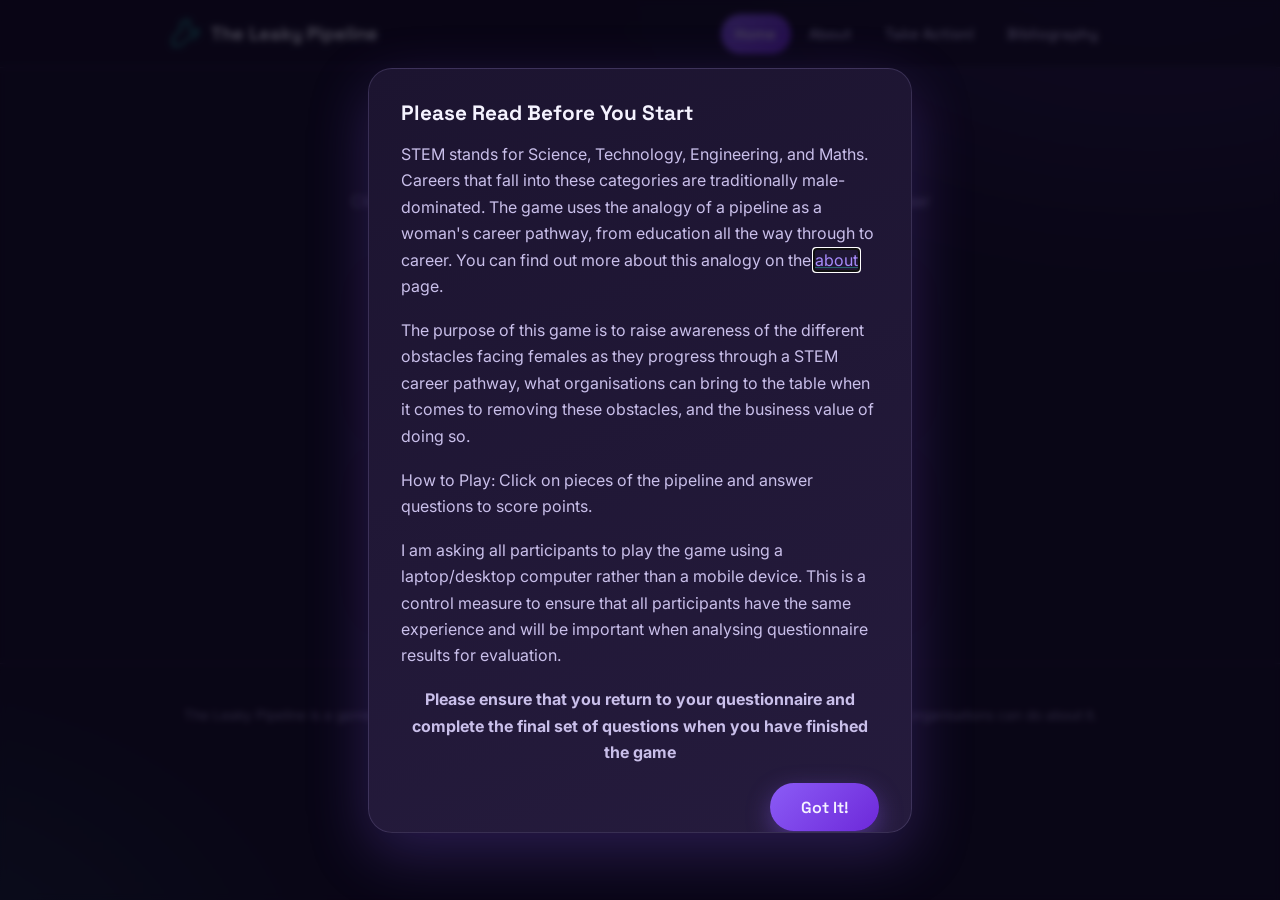
<file: index.html>
<!doctype html>
<html lang="en">
<head>
	<meta charset="utf-8" />
	<meta name="viewport" content="width=device-width, initial-scale=1" />
	<title>The Leaky Pipeline</title>
	<link rel="preconnect" href="https://fonts.googleapis.com">
	<link href="https://fonts.googleapis.com/css2?family=Space+Grotesk:wght@500;600;700&family=Inter:wght@400;500;600&display=swap" rel="stylesheet">
	<link rel="stylesheet" href="CSS/style.css" />
</head>
<body>

<svg width="0" height="0" style="position:absolute" aria-hidden="true">
	<defs>
		<linearGradient id="lp-rim-fill" x1="0" y1="0" x2="0" y2="1">
			<stop offset="0" stop-color="#3B2E57" />
			<stop offset="1" stop-color="#241A3A" />
		</linearGradient>
		<linearGradient id="lp-idle-fill" x1="0" y1="0" x2="1" y2="1">
			<stop offset="0" stop-color="#4C3F6B" />
			<stop offset="1" stop-color="#2D2347" />
		</linearGradient>
		<linearGradient id="lp-fixed-fill" x1="0" y1="0" x2="1" y2="1">
			<stop offset="0" stop-color="#2DD4BF" />
			<stop offset="1" stop-color="#0F9C8D" />
		</linearGradient>
		<linearGradient id="lp-tube-shade" x1="0" y1="0" x2="0" y2="1">
			<stop offset="0" stop-color="#FFFFFF" stop-opacity="0.10" />
			<stop offset="0.35" stop-color="#FFFFFF" stop-opacity="0" />
			<stop offset="0.65" stop-color="#000000" stop-opacity="0" />
			<stop offset="1" stop-color="#000000" stop-opacity="0.18" />
		</linearGradient>
		<clipPath id="lp-tube-clip">
			<rect x="26" y="18" width="148" height="84" rx="16" />
		</clipPath>
	</defs>
</svg>

<header class="lp-header">
	<div class="lp-header__inner">
		<a class="lp-brand" href="index.html">
			<svg class="lp-brand__mark" viewBox="0 0 48 48" fill="none" stroke="url(#lp-fixed-fill)" stroke-width="2.5" stroke-linecap="round" stroke-linejoin="round" aria-hidden="true" focusable="false">
				<path d="M31 6a9 9 0 0 0-12 12L7 30v11h11L30 29a9 9 0 0 0 12-12l-6.5 6.5-5-5Z" />
			</svg>
			The Leaky Pipeline
		</a>
		<button class="lp-nav__toggle" aria-label="Toggle navigation" aria-expanded="false">&#9776;</button>
		<nav class="lp-nav" id="lp-nav" aria-label="Primary">
			<ul class="lp-nav__list">
				<li><a href="index.html" class="active">Home</a></li>
				<li><a href="About.html">About</a></li>
				<li><a href="Actions.html">Take Action!</a></li>
				<li><a href="Bib.html">Bibliography</a></li>
			</ul>
		</nav>
	</div>
</header>

<main id="lp-main">
	<div class="lp-page-title lp-container">
		<h1>The Leaky Pipeline</h1>
		<p>Click each section of pipe to explore a scenario from a woman's STEM career journey, and choose how an organisation could respond.</p>
	</div>

	<div class="lp-pipe-grid" id="lp-pipe-grid">
		<button type="button" class="lp-pipe" data-row="0" data-col="0" aria-label="Pipe section 1, school years">
			<span class="lp-pipe__stage">1</span>
			<span class="lp-pipe__label">School</span>
			<svg class="lp-pipe__svg" viewBox="0 0 200 132" aria-hidden="true" focusable="false">
				<rect x="0" y="6" width="34" height="108" rx="10" fill="url(#lp-rim-fill)" />
				<rect x="166" y="6" width="34" height="108" rx="10" fill="url(#lp-rim-fill)" />
				<g clip-path="url(#lp-tube-clip)">
					<rect class="lp-pipe__liquid" x="26" y="18" width="148" height="84" fill="url(#lp-idle-fill)" />
					<rect class="lp-pipe__flow" x="26" y="18" width="50" height="84" fill="rgba(255,255,255,0.22)" />
					<rect class="lp-pipe__shade" x="26" y="18" width="148" height="84" fill="url(#lp-tube-shade)" />
					<path class="lp-pipe__crack" d="M100 26 90 50 108 58 88 82 100 100" fill="none" stroke="#3A1420" stroke-width="3.5" stroke-linecap="round" stroke-linejoin="round" />
					<path class="lp-pipe__hint" d="M60 50 63 58 71 61 63 64 60 72 57 64 49 61 57 58Z" fill="#C9BFEA" />
					<path class="lp-pipe__hint" d="M140 44 142 50 148 52 142 54 140 60 138 54 132 52 138 50Z" fill="#C9BFEA" />
					<path class="lp-pipe__hint" d="M120 74 122 80 128 82 122 84 120 90 118 84 112 82 118 80Z" fill="#C9BFEA" />
					<path class="lp-pipe__spark" d="M70 30 73 38 81 41 73 44 70 52 67 44 59 41 67 38Z" fill="#FDE68A" />
					<path class="lp-pipe__spark" d="M130 26 132 32 138 34 132 36 130 42 128 36 122 34 128 32Z" fill="#FDE68A" />
					<path class="lp-pipe__spark" d="M110 62 112 68 118 70 112 72 110 78 108 72 102 70 108 68Z" fill="#FDE68A" />
				</g>
			</svg>
		</button>

		<div class="lp-joint lp-joint--top" id="lp-joint-top" aria-hidden="true"></div>

		<button type="button" class="lp-pipe" data-row="0" data-col="1" aria-label="Pipe section 2, university">
			<span class="lp-pipe__stage">2</span>
			<span class="lp-pipe__label">University</span>
			<svg class="lp-pipe__svg" viewBox="0 0 200 132" aria-hidden="true" focusable="false">
				<rect x="0" y="6" width="34" height="108" rx="10" fill="url(#lp-rim-fill)" />
				<rect x="166" y="6" width="34" height="108" rx="10" fill="url(#lp-rim-fill)" />
				<g clip-path="url(#lp-tube-clip)">
					<rect class="lp-pipe__liquid" x="26" y="18" width="148" height="84" fill="url(#lp-idle-fill)" />
					<rect class="lp-pipe__flow" x="26" y="18" width="50" height="84" fill="rgba(255,255,255,0.22)" />
					<rect class="lp-pipe__shade" x="26" y="18" width="148" height="84" fill="url(#lp-tube-shade)" />
					<path class="lp-pipe__crack" d="M100 26 90 50 108 58 88 82 100 100" fill="none" stroke="#3A1420" stroke-width="3.5" stroke-linecap="round" stroke-linejoin="round" />
					<path class="lp-pipe__hint" d="M60 50 63 58 71 61 63 64 60 72 57 64 49 61 57 58Z" fill="#C9BFEA" />
					<path class="lp-pipe__hint" d="M140 44 142 50 148 52 142 54 140 60 138 54 132 52 138 50Z" fill="#C9BFEA" />
					<path class="lp-pipe__hint" d="M120 74 122 80 128 82 122 84 120 90 118 84 112 82 118 80Z" fill="#C9BFEA" />
					<path class="lp-pipe__spark" d="M70 30 73 38 81 41 73 44 70 52 67 44 59 41 67 38Z" fill="#FDE68A" />
					<path class="lp-pipe__spark" d="M130 26 132 32 138 34 132 36 130 42 128 36 122 34 128 32Z" fill="#FDE68A" />
					<path class="lp-pipe__spark" d="M110 62 112 68 118 70 112 72 110 78 108 72 102 70 108 68Z" fill="#FDE68A" />
				</g>
			</svg>
		</button>

		<div class="lp-joint lp-joint--right" id="lp-joint-right" aria-hidden="true"></div>

		<button type="button" class="lp-pipe" data-row="1" data-col="1" aria-label="Pipe section 3, early career">
			<span class="lp-pipe__stage">3</span>
			<span class="lp-pipe__label">Career</span>
			<svg class="lp-pipe__svg" viewBox="0 0 200 132" aria-hidden="true" focusable="false">
				<rect x="0" y="6" width="34" height="108" rx="10" fill="url(#lp-rim-fill)" />
				<rect x="166" y="6" width="34" height="108" rx="10" fill="url(#lp-rim-fill)" />
				<g clip-path="url(#lp-tube-clip)">
					<rect class="lp-pipe__liquid" x="26" y="18" width="148" height="84" fill="url(#lp-idle-fill)" />
					<rect class="lp-pipe__flow" x="26" y="18" width="50" height="84" fill="rgba(255,255,255,0.22)" />
					<rect class="lp-pipe__shade" x="26" y="18" width="148" height="84" fill="url(#lp-tube-shade)" />
					<path class="lp-pipe__crack" d="M100 26 90 50 108 58 88 82 100 100" fill="none" stroke="#3A1420" stroke-width="3.5" stroke-linecap="round" stroke-linejoin="round" />
					<path class="lp-pipe__hint" d="M60 50 63 58 71 61 63 64 60 72 57 64 49 61 57 58Z" fill="#C9BFEA" />
					<path class="lp-pipe__hint" d="M140 44 142 50 148 52 142 54 140 60 138 54 132 52 138 50Z" fill="#C9BFEA" />
					<path class="lp-pipe__hint" d="M120 74 122 80 128 82 122 84 120 90 118 84 112 82 118 80Z" fill="#C9BFEA" />
					<path class="lp-pipe__spark" d="M70 30 73 38 81 41 73 44 70 52 67 44 59 41 67 38Z" fill="#FDE68A" />
					<path class="lp-pipe__spark" d="M130 26 132 32 138 34 132 36 130 42 128 36 122 34 128 32Z" fill="#FDE68A" />
					<path class="lp-pipe__spark" d="M110 62 112 68 118 70 112 72 110 78 108 72 102 70 108 68Z" fill="#FDE68A" />
				</g>
			</svg>
		</button>

		<div class="lp-joint lp-joint--bottom" id="lp-joint-bottom" aria-hidden="true"></div>

		<button type="button" class="lp-pipe" data-row="1" data-col="0" aria-label="Pipe section 4, workplace">
			<span class="lp-pipe__stage">4</span>
			<span class="lp-pipe__label">Workplace</span>
			<svg class="lp-pipe__svg" viewBox="0 0 200 132" aria-hidden="true" focusable="false">
				<rect x="0" y="6" width="34" height="108" rx="10" fill="url(#lp-rim-fill)" />
				<rect x="166" y="6" width="34" height="108" rx="10" fill="url(#lp-rim-fill)" />
				<g clip-path="url(#lp-tube-clip)">
					<rect class="lp-pipe__liquid" x="26" y="18" width="148" height="84" fill="url(#lp-idle-fill)" />
					<rect class="lp-pipe__flow" x="26" y="18" width="50" height="84" fill="rgba(255,255,255,0.22)" />
					<rect class="lp-pipe__shade" x="26" y="18" width="148" height="84" fill="url(#lp-tube-shade)" />
					<path class="lp-pipe__crack" d="M100 26 90 50 108 58 88 82 100 100" fill="none" stroke="#3A1420" stroke-width="3.5" stroke-linecap="round" stroke-linejoin="round" />
					<path class="lp-pipe__hint" d="M60 50 63 58 71 61 63 64 60 72 57 64 49 61 57 58Z" fill="#C9BFEA" />
					<path class="lp-pipe__hint" d="M140 44 142 50 148 52 142 54 140 60 138 54 132 52 138 50Z" fill="#C9BFEA" />
					<path class="lp-pipe__hint" d="M120 74 122 80 128 82 122 84 120 90 118 84 112 82 118 80Z" fill="#C9BFEA" />
					<path class="lp-pipe__spark" d="M70 30 73 38 81 41 73 44 70 52 67 44 59 41 67 38Z" fill="#FDE68A" />
					<path class="lp-pipe__spark" d="M130 26 132 32 138 34 132 36 130 42 128 36 122 34 128 32Z" fill="#FDE68A" />
					<path class="lp-pipe__spark" d="M110 62 112 68 118 70 112 72 110 78 108 72 102 70 108 68Z" fill="#FDE68A" />
				</g>
			</svg>
		</button>
	</div>
</main>

<dialog class="lp-dialog" id="lp-welcome-dialog" aria-labelledby="lp-welcome-title">
	<h3 id="lp-welcome-title">Please Read Before You Start</h3>
	<p>STEM stands for Science, Technology, Engineering, and Maths. Careers that fall into these categories are traditionally male-dominated. The game uses the analogy of a pipeline as a woman's career pathway, from education all the way through to career. You can find out more about this analogy on the <a href="About.html" target="_blank">about</a> page.</p>
	<p>The purpose of this game is to raise awareness of the different obstacles facing females as they progress through a STEM career pathway, what organisations can bring to the table when it comes to removing these obstacles, and the business value of doing so.</p>
	<p>How to Play: Click on pieces of the pipeline and answer questions to score points.</p>
	<p>I am asking all participants to play the game using a laptop/desktop computer rather than a mobile device. This is a control measure to ensure that all participants have the same experience and will be important when analysing questionnaire results for evaluation.</p>
	<p style="text-align: center"><b>Please ensure that you return to your questionnaire and complete the final set of questions when you have finished the game</b></p>
	<div class="lp-dialog__actions">
		<button type="button" class="lp-btn lp-btn--primary" id="lp-welcome-start">Got It!</button>
	</div>
</dialog>

<dialog class="lp-dialog" id="lp-scenario-dialog" aria-labelledby="lp-scenario-title">
	<h3 id="lp-scenario-title">Scenario</h3>
	<div class="lp-dialog__scenario">
		<div class="lp-dialog__scenario-icon" id="lp-scenario-icon"></div>
		<p id="lp-scenario-question"></p>
	</div>
	<div class="lp-choices">
		<label class="lp-choice"><input type="radio" name="lp-radchoice" id="lp-choice-1" value="1" checked><span id="lp-choice-label-1"></span></label>
		<label class="lp-choice"><input type="radio" name="lp-radchoice" id="lp-choice-2" value="2"><span id="lp-choice-label-2"></span></label>
		<label class="lp-choice"><input type="radio" name="lp-radchoice" id="lp-choice-3" value="3"><span id="lp-choice-label-3"></span></label>
	</div>
	<div class="lp-dialog__actions">
		<button type="button" class="lp-btn lp-btn--primary" id="lp-scenario-submit">Got It!</button>
	</div>
</dialog>

<dialog class="lp-dialog" id="lp-feedback-dialog" aria-label="Feedback">
	<div class="lp-feedback__answer" id="lp-feedback-answer"></div>
	<div class="lp-feedback__text" id="lp-feedback-text"></div>
	<div class="lp-dialog__actions" style="margin-top: 1.25rem">
		<button type="button" class="lp-btn lp-btn--primary" id="lp-feedback-continue">Got It!</button>
	</div>
</dialog>

<dialog class="lp-dialog" id="lp-results-dialog" aria-labelledby="lp-results-heading">
	<h3 id="lp-results-heading" style="text-align: center">Your Results</h3>

	<div class="lp-results__badge">
		<svg class="lp-badge lp-badge--0 hidden" viewBox="0 0 160 160" role="img" aria-label="Plumbing Student badge">
			<defs><linearGradient id="lp-badge-ring-0" x1="0" y1="0" x2="1" y2="1"><stop offset="0" stop-color="#8A8398" /><stop offset="1" stop-color="#5B5570" /></linearGradient></defs>
			<circle cx="80" cy="80" r="72" fill="none" stroke="url(#lp-badge-ring-0)" stroke-width="10" />
			<circle cx="80" cy="80" r="58" fill="#1C1430" />
			<path d="M80 34C68 50 54 66 54 86a26 26 0 0 0 52 0C106 66 92 50 80 34Z" fill="url(#lp-badge-ring-0)" />
			<path d="M69 89 77 97 93 77" fill="none" stroke="#100B1D" stroke-width="6" stroke-linecap="round" stroke-linejoin="round" />
		</svg>
		<svg class="lp-badge lp-badge--1 hidden" viewBox="0 0 160 160" role="img" aria-label="Apprentice Plumber badge">
			<defs><linearGradient id="lp-badge-ring-1" x1="0" y1="0" x2="1" y2="1"><stop offset="0" stop-color="#D98A4E" /><stop offset="1" stop-color="#8B4A20" /></linearGradient></defs>
			<circle cx="80" cy="80" r="72" fill="none" stroke="url(#lp-badge-ring-1)" stroke-width="10" />
			<circle cx="80" cy="80" r="58" fill="#1C1430" />
			<path d="M80 34C68 50 54 66 54 86a26 26 0 0 0 52 0C106 66 92 50 80 34Z" fill="url(#lp-badge-ring-1)" />
			<path d="M69 89 77 97 93 77" fill="none" stroke="#100B1D" stroke-width="6" stroke-linecap="round" stroke-linejoin="round" />
		</svg>
		<svg class="lp-badge lp-badge--2 hidden" viewBox="0 0 160 160" role="img" aria-label="Wrench Wrangler badge">
			<defs><linearGradient id="lp-badge-ring-2" x1="0" y1="0" x2="1" y2="1"><stop offset="0" stop-color="#E4E7EC" /><stop offset="1" stop-color="#9BA1AE" /></linearGradient></defs>
			<circle cx="80" cy="80" r="72" fill="none" stroke="url(#lp-badge-ring-2)" stroke-width="10" />
			<circle cx="80" cy="80" r="58" fill="#1C1430" />
			<path d="M80 34C68 50 54 66 54 86a26 26 0 0 0 52 0C106 66 92 50 80 34Z" fill="url(#lp-badge-ring-2)" />
			<path d="M69 89 77 97 93 77" fill="none" stroke="#100B1D" stroke-width="6" stroke-linecap="round" stroke-linejoin="round" />
		</svg>
		<svg class="lp-badge lp-badge--3 hidden" viewBox="0 0 160 160" role="img" aria-label="Pipe Warrior badge">
			<defs><linearGradient id="lp-badge-ring-3" x1="0" y1="0" x2="1" y2="1"><stop offset="0" stop-color="#FDE68A" /><stop offset="1" stop-color="#D97706" /></linearGradient></defs>
			<circle cx="80" cy="80" r="72" fill="none" stroke="url(#lp-badge-ring-3)" stroke-width="10" />
			<circle cx="80" cy="80" r="58" fill="#1C1430" />
			<path d="M80 34C68 50 54 66 54 86a26 26 0 0 0 52 0C106 66 92 50 80 34Z" fill="url(#lp-badge-ring-3)" />
			<path d="M69 89 77 97 93 77" fill="none" stroke="#100B1D" stroke-width="6" stroke-linecap="round" stroke-linejoin="round" />
		</svg>
		<svg class="lp-badge lp-badge--4 hidden" viewBox="0 0 160 160" role="img" aria-label="Plumbing Overlord badge">
			<defs><linearGradient id="lp-badge-ring-4" x1="0" y1="0" x2="1" y2="1"><stop offset="0" stop-color="#A78BFA" /><stop offset="1" stop-color="#2DD4BF" /></linearGradient></defs>
			<circle cx="80" cy="80" r="72" fill="none" stroke="url(#lp-badge-ring-4)" stroke-width="10" />
			<circle cx="80" cy="80" r="58" fill="#1C1430" />
			<path d="M80 34C68 50 54 66 54 86a26 26 0 0 0 52 0C106 66 92 50 80 34Z" fill="url(#lp-badge-ring-4)" />
			<path d="M69 89 77 97 93 77" fill="none" stroke="#100B1D" stroke-width="6" stroke-linecap="round" stroke-linejoin="round" />
		</svg>
	</div>

	<div class="lp-results__title" id="lp-results-title"></div>
	<p class="lp-results__text" id="lp-results-text"></p>

	<div class="lp-action-box">
		<div id="lp-results-action"></div>
		<p style="margin: 0.75rem 0 0">Click <a href="Actions.html">here</a> to see actions you can take</p>
	</div>

	<div class="lp-dialog__actions" style="margin-top: 1.25rem">
		<button type="button" class="lp-btn lp-btn--outline" id="lp-results-close">Close</button>
	</div>
</dialog>

<audio id="Cheer" preload="auto"><source src="Sounds/Cheer.mp3" /></audio>
<audio id="Clap" preload="auto"><source src="Sounds/Clap.mp3" /></audio>
<audio id="Splash" preload="auto"><source src="Sounds/Splash.mp3" /></audio>

<footer class="lp-footer">
	<div class="lp-container">
		<p>The Leaky Pipeline is a game raising awareness of where women fall out of the STEM career pathway, and what organisations can do about it.</p>
	</div>
</footer>

<script src="JS/Script.js"></script>
</body>
</html>
</file>
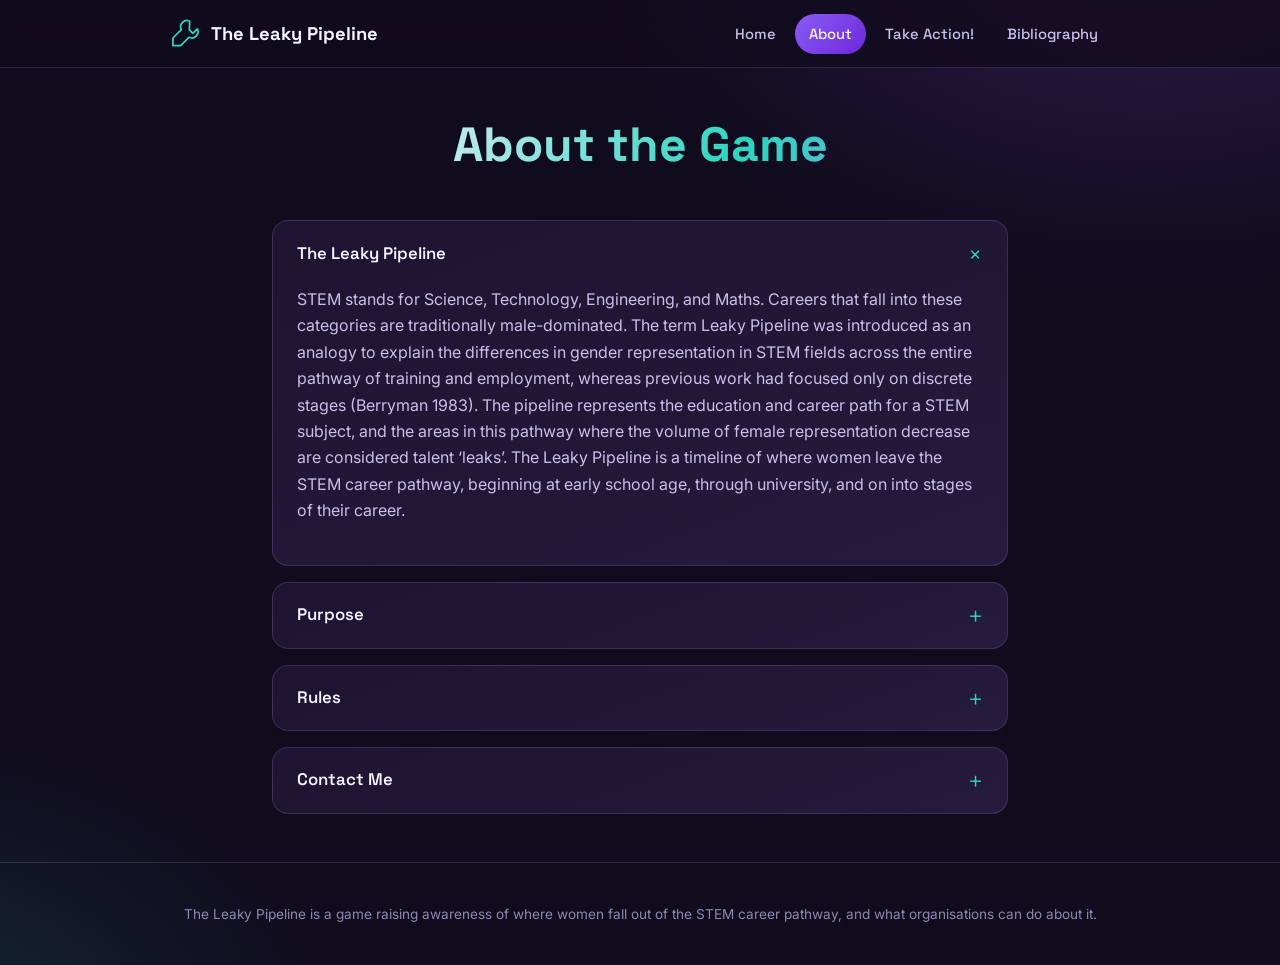
<file: About.html>
<!doctype html>
<html lang="en">
<head>
	<meta charset="utf-8" />
	<meta name="viewport" content="width=device-width, initial-scale=1" />
	<title>About — The Leaky Pipeline</title>
	<link rel="preconnect" href="https://fonts.googleapis.com">
	<link href="https://fonts.googleapis.com/css2?family=Space+Grotesk:wght@500;600;700&family=Inter:wght@400;500;600&display=swap" rel="stylesheet">
	<link rel="stylesheet" href="CSS/style.css" />
</head>
<body>

<header class="lp-header">
	<div class="lp-header__inner">
		<a class="lp-brand" href="index.html">
			<svg class="lp-brand__mark" viewBox="0 0 48 48" fill="none" stroke="#2DD4BF" stroke-width="2.5" stroke-linecap="round" stroke-linejoin="round" aria-hidden="true" focusable="false">
				<path d="M31 6a9 9 0 0 0-12 12L7 30v11h11L30 29a9 9 0 0 0 12-12l-6.5 6.5-5-5Z" />
			</svg>
			The Leaky Pipeline
		</a>
		<button class="lp-nav__toggle" aria-label="Toggle navigation" aria-expanded="false">&#9776;</button>
		<nav class="lp-nav" id="lp-nav" aria-label="Primary">
			<ul class="lp-nav__list">
				<li><a href="index.html">Home</a></li>
				<li><a href="About.html" class="active">About</a></li>
				<li><a href="Actions.html">Take Action!</a></li>
				<li><a href="Bib.html">Bibliography</a></li>
			</ul>
		</nav>
	</div>
</header>

<main>
	<div class="lp-page-title lp-container">
		<h1>About the Game</h1>
	</div>

	<div class="lp-container">
		<div class="lp-accordion">
			<details open>
				<summary>The Leaky Pipeline</summary>
				<div class="lp-accordion__body">
					<p>
						STEM stands for Science, Technology, Engineering, and Maths. Careers that fall into these categories are traditionally male-dominated. The term Leaky Pipeline was introduced as an analogy to explain the differences in gender representation in STEM fields across the entire pathway of training and employment, whereas previous work had focused only on discrete stages (Berryman 1983). The pipeline represents the education and career path for a STEM subject, and the areas in this pathway where the volume of female representation decrease are considered talent ‘leaks’.
						The Leaky Pipeline is a timeline of where women leave the STEM career pathway, beginning at early school age, through university, and on into stages of their career.
					</p>
				</div>
			</details>

			<details>
				<summary>Purpose</summary>
				<div class="lp-accordion__body">
					<p>
						The aim of this project is to produce a more effective way of raising awareness of the problem of female talent loss in STEM fields than current text-based information. This will include the options available to organisations to contribute through initiatives. The proposed solution will be more than just an educational tool, the desired outcome being to equip people with the knowledge that changes in governance and organisational policy can help to redress the balance, and encourage them to apply this knowledge within their organisation. The proposed solution will take the form of a digital game where users can explore the issues faced by females as they progress through a STEM career pathway, from school age to career, with scenarios based on evidence drawn from literature, and feedback with “calls to action” when scenarios are completed. Information about the business value of having diverse teams will be given to ensure that players understand the business case for implementing initiatives.
					</p>
				</div>
			</details>

			<details>
				<summary>Rules</summary>
				<div class="lp-accordion__body">
					<p>By clicking on pieces of the pipe, you will be asked to consider different scenarios which a woman might face on her STEM career pathway and how organisations can get involved to help.</p>
					<p>Each scenario has three choices to solve the problem, but only one of them is correct.</p>
					<p>By choosing the most effective solution you will 'fix' that piece of the pipe and gain a point.</p>
					<p>if you choose a less effective method, then you will receive a leaky pipeline piece and gain no points</p>
					<p>There are four questions, and 5 possible badges to win!</p>
				</div>
			</details>

			<details>
				<summary>Contact Me</summary>
				<div class="lp-accordion__body">
					<p>Email: 1306279@my.brunel.ac.uk</p>
					<p><a href="https://twitter.com/FormerHermit" target="_blank">Follow me on Twitter</a></p>
					<p><a href="http://uk.linkedin.com/in/jojoss" target="_blank">Connect with me on LinkedIn</a></p>
				</div>
			</details>
		</div>
	</div>
</main>

<footer class="lp-footer">
	<div class="lp-container">
		<p>The Leaky Pipeline is a game raising awareness of where women fall out of the STEM career pathway, and what organisations can do about it.</p>
	</div>
</footer>

<script src="JS/Script.js"></script>
</body>
</html>
</file>
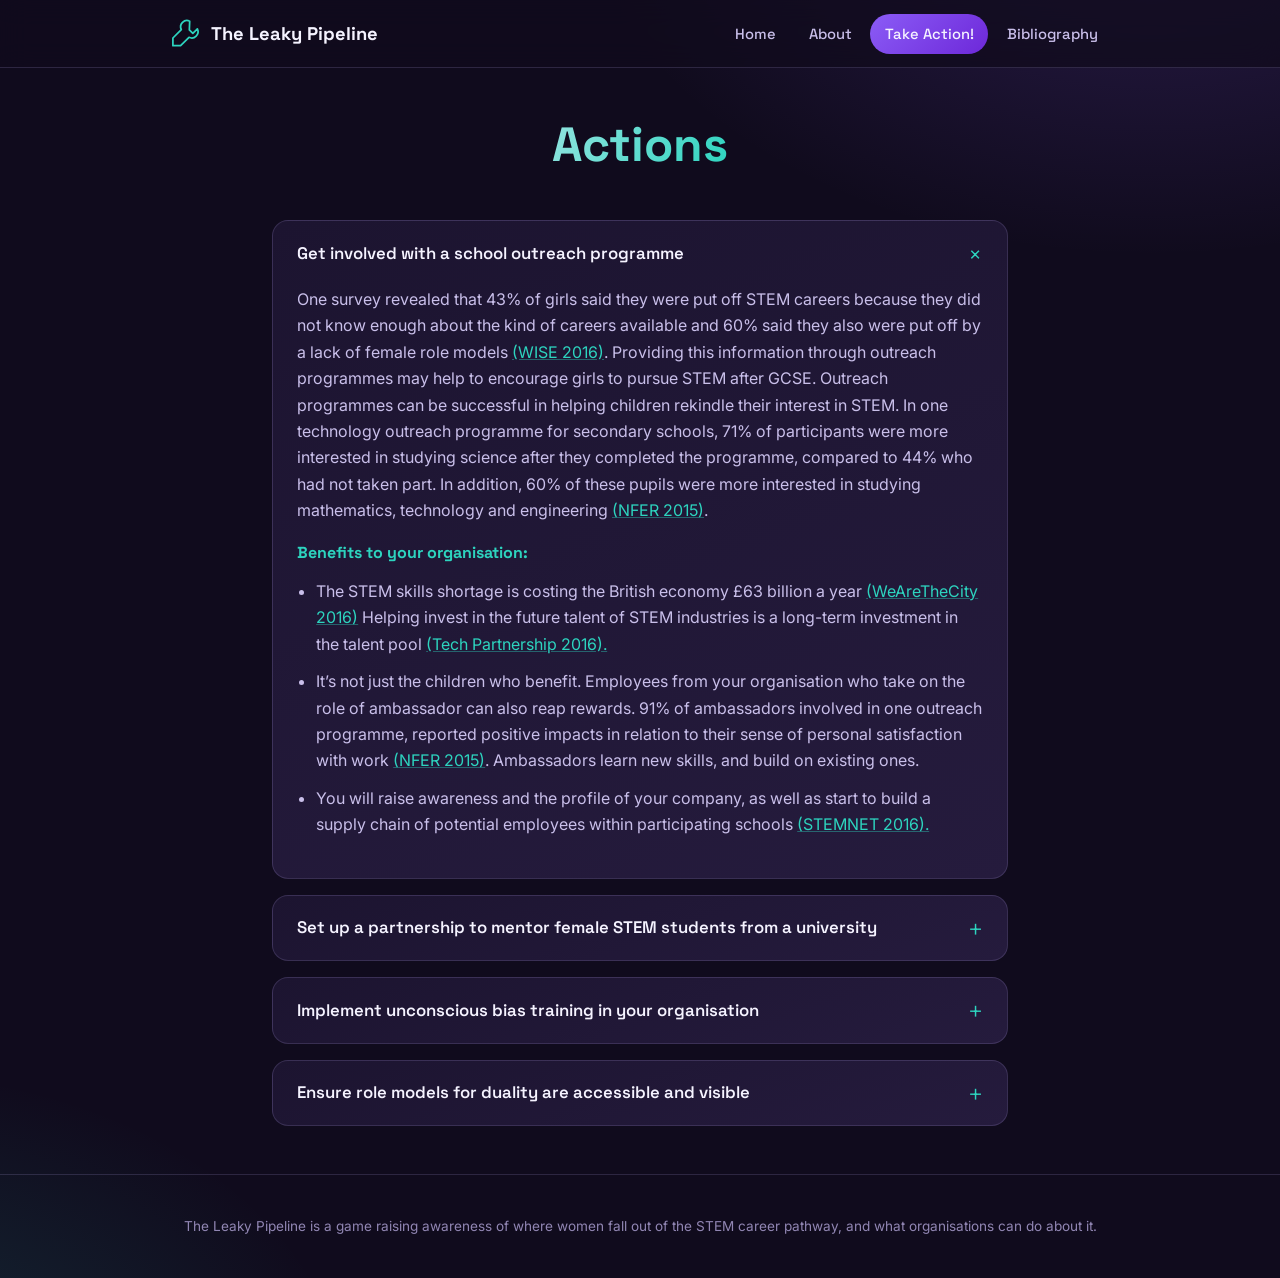
<file: Actions.html>
<!doctype html>
<html lang="en">
<head>
	<meta charset="utf-8" />
	<meta name="viewport" content="width=device-width, initial-scale=1" />
	<title>Take Action — The Leaky Pipeline</title>
	<link rel="preconnect" href="https://fonts.googleapis.com">
	<link href="https://fonts.googleapis.com/css2?family=Space+Grotesk:wght@500;600;700&family=Inter:wght@400;500;600&display=swap" rel="stylesheet">
	<link rel="stylesheet" href="CSS/style.css" />
</head>
<body>

<header class="lp-header">
	<div class="lp-header__inner">
		<a class="lp-brand" href="index.html">
			<svg class="lp-brand__mark" viewBox="0 0 48 48" fill="none" stroke="#2DD4BF" stroke-width="2.5" stroke-linecap="round" stroke-linejoin="round" aria-hidden="true" focusable="false">
				<path d="M31 6a9 9 0 0 0-12 12L7 30v11h11L30 29a9 9 0 0 0 12-12l-6.5 6.5-5-5Z" />
			</svg>
			The Leaky Pipeline
		</a>
		<button class="lp-nav__toggle" aria-label="Toggle navigation" aria-expanded="false">&#9776;</button>
		<nav class="lp-nav" id="lp-nav" aria-label="Primary">
			<ul class="lp-nav__list">
				<li><a href="index.html">Home</a></li>
				<li><a href="About.html">About</a></li>
				<li><a href="Actions.html" class="active">Take Action!</a></li>
				<li><a href="Bib.html">Bibliography</a></li>
			</ul>
		</nav>
	</div>
</header>

<main>
	<div class="lp-page-title lp-container">
		<h1>Actions</h1>
	</div>

	<div class="lp-container">
		<div class="lp-accordion">
			<details open>
				<summary>Get involved with a school outreach programme</summary>
				<div class="lp-accordion__body">
					<p>
						One survey revealed that 43% of girls said they were put off STEM careers because they did not know enough about the kind of careers available and 60% said they also were put off by a lack of female role models <a href="https://www.wisecampaign.org.uk/training/unconscious-bias" target="_blank">(WISE 2016)</a>. Providing this information through outreach programmes may help to encourage girls to pursue STEM after GCSE. Outreach programmes can be successful in helping children rekindle their interest in STEM. In one technology outreach programme for secondary schools, 71% of participants were more interested in studying science after they completed the programme, compared to 44% who had not taken part. In addition, 60% of these pupils were more interested in studying mathematics, technology and engineering <a href="http://www.stemnet.org.uk/wp-content/uploads/NFER-Summary-Evaluation-of-STEMNETs-Operations-and-Impact-December-2015.pdf" target="_blank">(NFER 2015)</a>.
					</p>
					<h4>Benefits to your organisation:</h4>
					<ul>
						<li>The STEM skills shortage is costing the British economy £63 billion a year <a href="http://www.wearethecity.com/girls-perform-better-boys-choose-subject/" target="_blank">(WeAreTheCity 2016)</a> Helping invest in the future talent of STEM industries is a long-term investment in the talent pool <a href="https://www.thetechpartnership.com/globalassets/pdfs/research-2015/tec_employer_skill_survey_web.pdf" target="_blank">(Tech Partnership 2016).</a></li>
						<li>It’s not just the children who benefit. Employees from your organisation who take on the role of ambassador can also reap rewards. 91% of ambassadors involved in one outreach programme, reported positive impacts in relation to their sense of personal satisfaction with work <a href="http://www.stemnet.org.uk/wp-content/uploads/NFER-Summary-Evaluation-of-STEMNETs-Operations-and-Impact-December-2015.pdf" target="_blank">(NFER 2015)</a>. Ambassadors learn new skills, and build on existing ones.</li>
						<li>You will raise awareness and the profile of your company, as well as start to build a supply chain of potential employees within participating schools <a href="http://www.stemnet.org.uk/employers/ " target="_blank">(STEMNET 2016).</a></li>
					</ul>
				</div>
			</details>

			<details>
				<summary>Set up a partnership to mentor female STEM students from a university</summary>
				<div class="lp-accordion__body">
					<p>Fewer women graduated from UK universities with a STEM degree in 2015 than in 2014 (nearly 6,000 fewer, a drop of 5%) <a href="https://www.wisecampaign.org.uk/resources/2016/02/higher-education-statistics-2015" target="_blank">(WISE 2016b)</a> Organisations <i>can</i> have an impact on this issue. Research has shown that having an industry mentor to whom they can relate can help females understand barriers to be faced and support measures needed in order to pursue a STEM career, and how to go about this (Morton 2011). For more information on setting up a mentoring scheme, see <a href="https://www.wisecampaign.org.uk/uploads/wise/files/archive/mentoring_gpg_2009.pdf" target="_blank">WISE 2009.</a></p>
					<h4>Benefits to your organisation:</h4>
					<ul>
						<li>Spot top talent before undergraduates actually enter the job market! Almost three-quarters (72%) of large firms that employ tech specialists identified skills gaps within their workforce <a href="https://www.thetechpartnership.com/globalassets/pdfs/research-2015/tec_employer_skill_survey_web.pdf" target="_blank">(Tech Partnership 2016)</a> Building this reciprocal arrangement with universities and students, you have the opportunity to get to know future employees and build on their potential early. This increases the likelihood that they will want to come to your organisation when they graduate.</li>
						<li>Employees from your organisation who take on the role of mentors, will build skills they can bring back into the organisation – presentation, coaching, and leadership experience comes with the role. In one scheme, 85.7% of mentors reported that they had increased their confidence as mentors as a result of taking part <a href="http://www.brunel.ac.uk/women-in-brunel-engineering-and-computing/become-a-mentor" target="_blank">(Brunel University 2016)</a></li>
						<li>Employees can gain a new sense of personal satisfaction with their work, increasing the likelihood they will stay with your organisation.</li>
						<li>Students are exposed to many new technologies and concepts, but without any exposure to industry regulations or company norms. This freedom from convention allows them to view problems in a different way, bringing creativity and innovation to the table.</li>
					</ul>
				</div>
			</details>

			<details>
				<summary>Implement unconscious bias training in your organisation</summary>
				<div class="lp-accordion__body">
					<p>Although being both competent and well liked are important for advancement in the workplace, this balance may be more difficult for women than men to achieve in STEM fields <a href="https://www.aauw.org/files/2013/02/Why-So-Few-Women-in-Science-Technology-Engineering-and-Mathematics.pdf" target="_blank">(Hill et al. 2013)</a> This is likely to be due to a phenomenon known as unconscious bias, where people make assumptions about others based on their own social conditioning rather than reality. This can be combatted by introducing training for all employees to help them identify their own biases and know how to overcome them, meaning the playing field is fairer and it’s easier to attract and retain female talent in your organisation.</p>
					<h4>Benefits to your organisation:</h4>
					<ul>
						<li>Strategies used to combat gender discrimination also support the retention of staff <a href="https://www.wgea.gov.au/sites/default/files/business_case_for_gender_equality.pdf" target="_blank">(Australian Government 2013)</a> Reduce costs associated with your employee turnover by taking action.</li>
						<li>Companies with two or more women on their corporate board were 56% ahead in terms of gross earnings <a href="https://www.scribd.com/document/156839187/Women-as-a-Valuable-Asset-Eng" target="_blank">(Borisova & Sterkhova 2012)</a>. By reducing unconscious bias, the pathway to the boardroom is opened up to women as well as men <a href="https://www.wisecampaign.org.uk/training/unconscious-bias" target="_blank">(WISE 2016c)</a>.</li>
						<li>Companies with more women in their executive committee have better financial performance <a href="http://www.mckinsey.com/~/media/mckinsey%20offices/france/pdfs/women_matter_2010.ashx" target="_blank">(McKinsey & Company 2010)</a> By introducing unconscious bias, you give your organisation a better chance of not overlooking female talent.</li>
					</ul>
				</div>
			</details>

			<details>
				<summary>Ensure role models for duality are accessible and visible</summary>
				<div class="lp-accordion__body">
					<p>Flexible working is only half of the battle, and whilst it’s important that both genders should be able to take advantage of flexible working schemes, they are best complemented by other measures. By ensuring role models for duality are accessible and visible - women who work and have children - and men who work part time and have successful careers, we can encourage men and women to choose a career option which suits them, rather than one which is simply the norm. <a href="https://www.gov.uk/government/news/more-time-with-the-family-and-flexible-working-the-future-for-men-in-the-uk" target="_blank">(UK Government 2016,</a> and <a href="http://sciencegrrl.co.uk/assets/SCIENCE-GRRL-Stem-Report_FINAL_WEBLINKS-1.pdf" target="_blank"> Zecharia et al. 2013)</a></p>
					<h4>Benefits to your organisation:</h4>
					<ul>
						<li>Restrictive gender roles and stereotypes harm men as well as women, boys as well as girls. For real change to happen, everybody has to acknowledge and understand that better for women means better for all <a href="https://www.gov.uk/government/uploads/system/uploads/attachment_data/file/396933/Report_on_Men_as_Agents_for_Change_in_Gender_Equality.pdf" target="_blank">(UK Government Equalities Office 2014)</a></li>
						<li>Strategies used to combat gender discrimination also support the retention of staff <a href="https://www.wgea.gov.au/sites/default/files/business_case_for_gender_equality.pdf" target="_blank">(Australian Government 2013)</a> Your organisation can reduce costs associated with employee turnover by bringing in new and innovative solutions to flexible working.</li>
						<li>There is likely to be a higher demand for flexible working for both females and males in the future. By championing flexible working and making visible the role models who use these working patterns, your organisation will become attractive to a range of employees, increasing the likelihood of securing top talent.</li>
					</ul>
				</div>
			</details>
		</div>
	</div>
</main>

<footer class="lp-footer">
	<div class="lp-container">
		<p>The Leaky Pipeline is a game raising awareness of where women fall out of the STEM career pathway, and what organisations can do about it.</p>
	</div>
</footer>

<script src="JS/Script.js"></script>
</body>
</html>
</file>
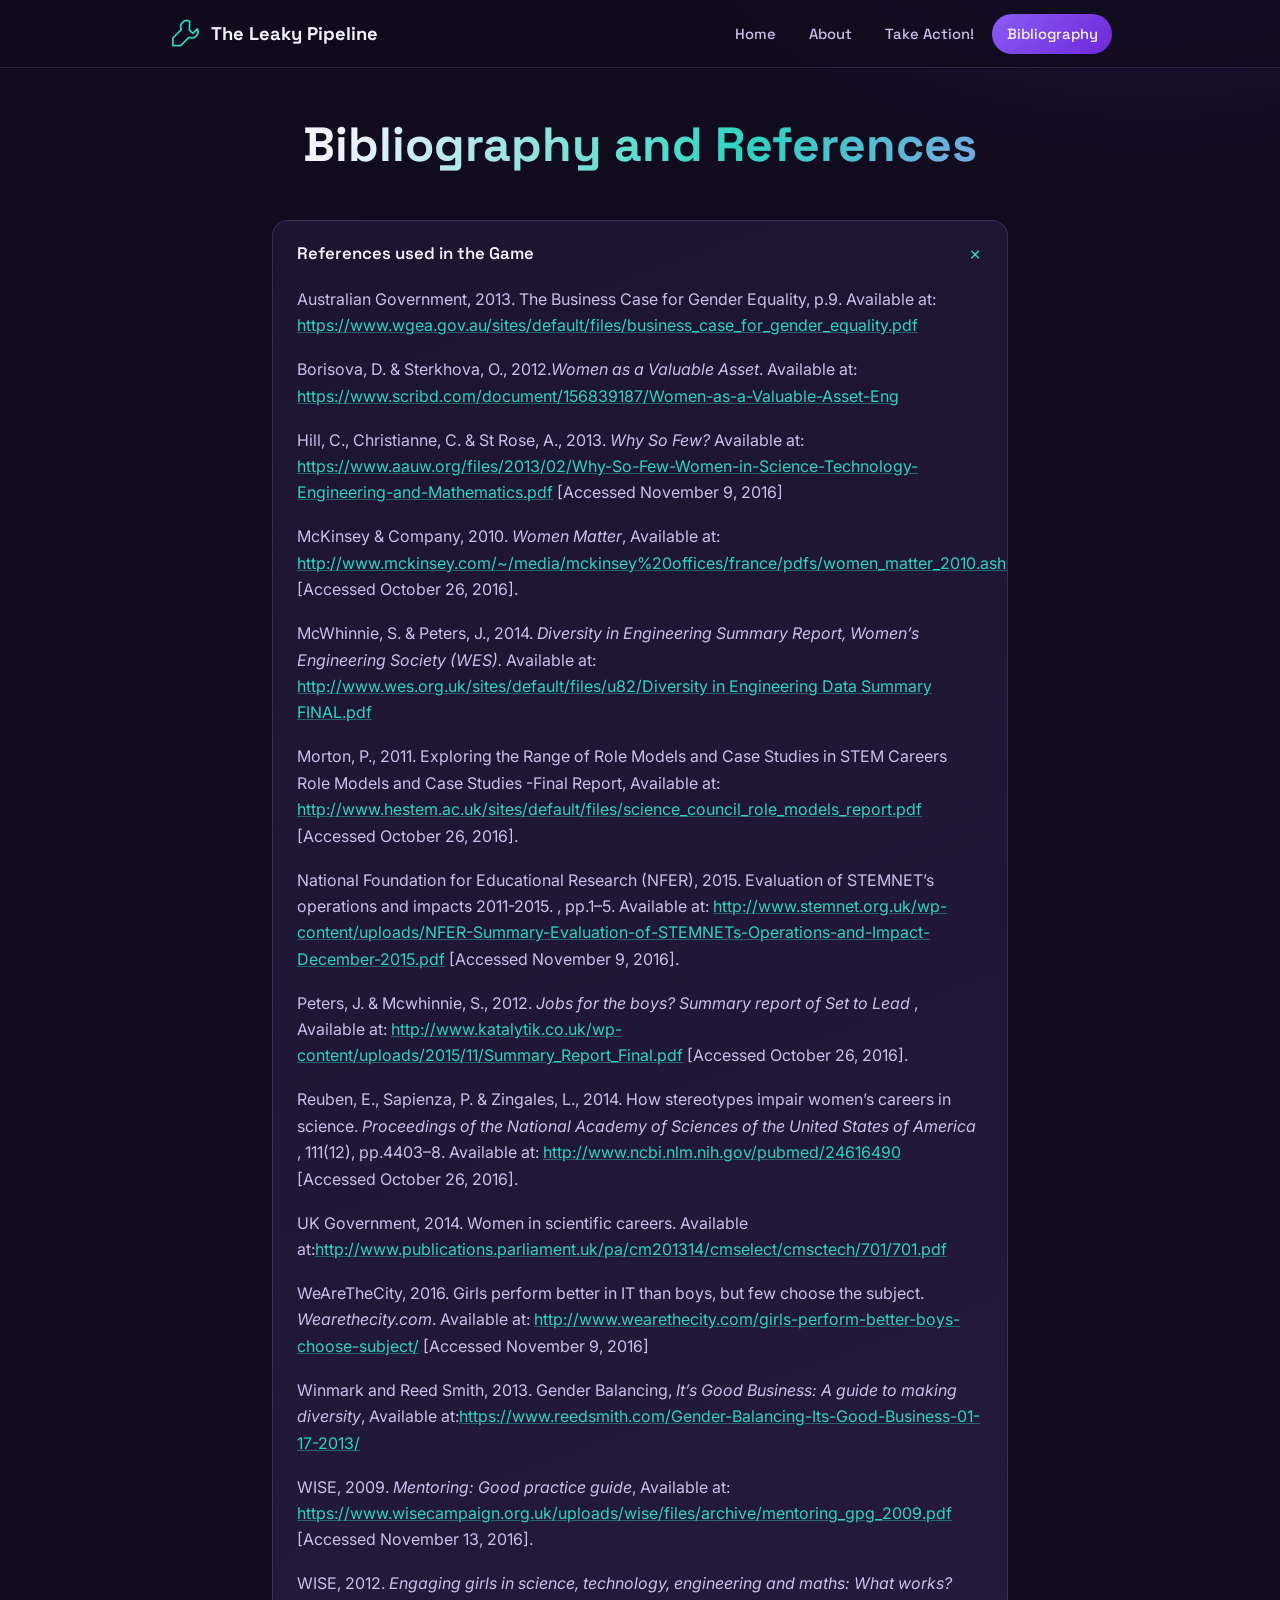
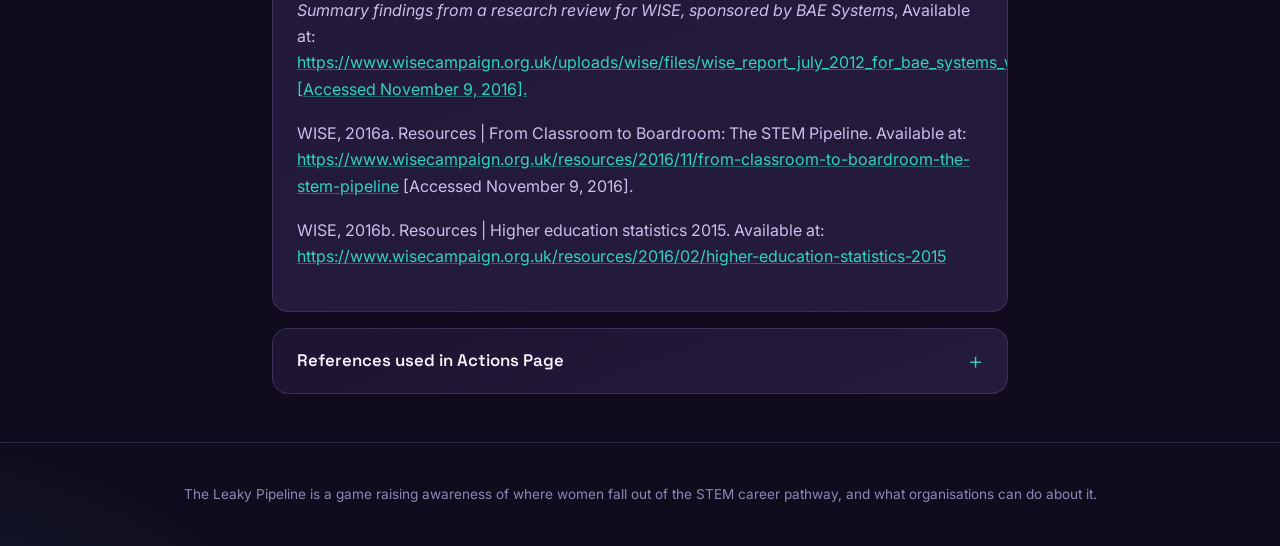
<file: Bib.html>
<!doctype html>
<html lang="en">
<head>
	<meta charset="utf-8" />
	<meta name="viewport" content="width=device-width, initial-scale=1" />
	<title>Bibliography — The Leaky Pipeline</title>
	<link rel="preconnect" href="https://fonts.googleapis.com">
	<link href="https://fonts.googleapis.com/css2?family=Space+Grotesk:wght@500;600;700&family=Inter:wght@400;500;600&display=swap" rel="stylesheet">
	<link rel="stylesheet" href="CSS/style.css" />
</head>
<body>

<header class="lp-header">
	<div class="lp-header__inner">
		<a class="lp-brand" href="index.html">
			<svg class="lp-brand__mark" viewBox="0 0 48 48" fill="none" stroke="#2DD4BF" stroke-width="2.5" stroke-linecap="round" stroke-linejoin="round" aria-hidden="true" focusable="false">
				<path d="M31 6a9 9 0 0 0-12 12L7 30v11h11L30 29a9 9 0 0 0 12-12l-6.5 6.5-5-5Z" />
			</svg>
			The Leaky Pipeline
		</a>
		<button class="lp-nav__toggle" aria-label="Toggle navigation" aria-expanded="false">&#9776;</button>
		<nav class="lp-nav" id="lp-nav" aria-label="Primary">
			<ul class="lp-nav__list">
				<li><a href="index.html">Home</a></li>
				<li><a href="About.html">About</a></li>
				<li><a href="Actions.html">Take Action!</a></li>
				<li><a href="Bib.html" class="active">Bibliography</a></li>
			</ul>
		</nav>
	</div>
</header>

<main>
	<div class="lp-page-title lp-container">
		<h1>Bibliography and References</h1>
	</div>

	<div class="lp-container">
		<div class="lp-accordion">
			<details open>
				<summary>References used in the Game</summary>
				<div class="lp-accordion__body">
					<p>Australian Government, 2013. The Business Case for Gender Equality, p.9. Available at: <a href="https://www.wgea.gov.au/sites/default/files/business_case_for_gender_equality.pdf" target="_blank">https://www.wgea.gov.au/sites/default/files/business_case_for_gender_equality.pdf</a></p>
					<p>Borisova, D. & Sterkhova, O., 2012.<i>Women as a Valuable Asset</i>. Available at: <a href="https://www.scribd.com/document/156839187/Women-as-a-Valuable-Asset-Eng" target="_blank">https://www.scribd.com/document/156839187/Women-as-a-Valuable-Asset-Eng</a></p>
					<p>Hill, C., Christianne, C. & St Rose, A., 2013. <i>Why So Few?</i> Available at: <a href="https://www.aauw.org/files/2013/02/Why-So-Few-Women-in-Science-Technology-Engineering-and-Mathematics.pdf" target="_blank">https://www.aauw.org/files/2013/02/Why-So-Few-Women-in-Science-Technology-Engineering-and-Mathematics.pdf</a> [Accessed November 9, 2016]</p>
					<p>McKinsey & Company, 2010. <i>Women Matter</i>, Available at: <a href="http://www.mckinsey.com/~/media/mckinsey%20offices/france/pdfs/women_matter_2010.ashx" target="_blank">http://www.mckinsey.com/~/media/mckinsey%20offices/france/pdfs/women_matter_2010.ashx</a> [Accessed October 26, 2016].</p>
					<p>McWhinnie, S. & Peters, J., 2014. <i>Diversity in Engineering Summary Report, Women’s Engineering Society (WES).</i> Available at: <a href="http://www.wes.org.uk/sites/default/files/u82/Diversity in Engineering Data Summary FINAL.pdf" target="_blank">http://www.wes.org.uk/sites/default/files/u82/Diversity in Engineering Data Summary FINAL.pdf</a></p>
					<p>Morton, P., 2011. Exploring the Range of Role Models and Case Studies in STEM Careers Role Models and Case Studies -Final Report, Available at: <a href="http://www.hestem.ac.uk/sites/default/files/science_council_role_models_report.pdf">http://www.hestem.ac.uk/sites/default/files/science_council_role_models_report.pdf</a> [Accessed October 26, 2016].</p>
					<p>National Foundation for Educational Research (NFER), 2015. Evaluation of STEMNET’s operations and impacts 2011-2015. , pp.1–5. Available at: <a href="http://www.stemnet.org.uk/wp-content/uploads/NFER-Summary-Evaluation-of-STEMNETs-Operations-and-Impact-December-2015.pdf" target="_blank">http://www.stemnet.org.uk/wp-content/uploads/NFER-Summary-Evaluation-of-STEMNETs-Operations-and-Impact-December-2015.pdf</a> [Accessed November 9, 2016].</p>
					<p>Peters, J. & Mcwhinnie, S., 2012. <i>Jobs for the boys? Summary report of Set to Lead </i>, Available at: <a href="http://www.katalytik.co.uk/wp-content/uploads/2015/11/Summary_Report_Final.pdf" target="_blank">http://www.katalytik.co.uk/wp-content/uploads/2015/11/Summary_Report_Final.pdf</a> [Accessed October 26, 2016].</p>
					<p>Reuben, E., Sapienza, P. & Zingales, L., 2014. How stereotypes impair women’s careers in science. <i>Proceedings of the National Academy of Sciences of the United States of America </i>, 111(12), pp.4403–8. Available at: <a href="http://www.ncbi.nlm.nih.gov/pubmed/24616490" target="_blank">http://www.ncbi.nlm.nih.gov/pubmed/24616490</a> [Accessed October 26, 2016].</p>
					<p>UK Government, 2014. Women in scientific careers. Available at:<a href="http://www.publications.parliament.uk/pa/cm201314/cmselect/cmsctech/701/701.pdf" target="_blank">http://www.publications.parliament.uk/pa/cm201314/cmselect/cmsctech/701/701.pdf</a></p>
					<p>WeAreTheCity, 2016. Girls perform better in IT than boys, but few choose the subject. <i>Wearethecity.com</i>. Available at: <a href="http://www.wearethecity.com/girls-perform-better-boys-choose-subject/" target="_blank">http://www.wearethecity.com/girls-perform-better-boys-choose-subject/</a> [Accessed November 9, 2016]</p>
					<p>Winmark and Reed Smith, 2013. Gender Balancing, <i>It’s Good Business: A guide to making diversity</i>, Available at:<a href="https://www.reedsmith.com/Gender-Balancing-Its-Good-Business-01-17-2013/" target="_blank">https://www.reedsmith.com/Gender-Balancing-Its-Good-Business-01-17-2013/</a></p>
					<p>WISE, 2009. <i>Mentoring: Good practice guide</i>, Available at: <a href="https://www.wisecampaign.org.uk/uploads/wise/files/archive/mentoring_gpg_2009.pdf" target="_blank">https://www.wisecampaign.org.uk/uploads/wise/files/archive/mentoring_gpg_2009.pdf</a> [Accessed November 13, 2016].</p>
					<p>WISE, 2012. <i>Engaging girls in science, technology, engineering and maths: What works? Summary findings from a research review for WISE, sponsored by BAE Systems</i>, Available at: <a href="https://www.wisecampaign.org.uk/uploads/wise/files/wise_report_july_2012_for_bae_systems_what_works_summary.pdf" target="_blank">https://www.wisecampaign.org.uk/uploads/wise/files/wise_report_july_2012_for_bae_systems_what_works_summary.pdf [Accessed November 9, 2016].</a></p>
					<p>WISE, 2016a. Resources | From Classroom to Boardroom: The STEM Pipeline. Available at: <a href="https://www.wisecampaign.org.uk/resources/2016/11/from-classroom-to-boardroom-the-stem-pipeline" target="_blank">https://www.wisecampaign.org.uk/resources/2016/11/from-classroom-to-boardroom-the-stem-pipeline</a> [Accessed November 9, 2016].</p>
					<p>WISE, 2016b. Resources | Higher education statistics 2015. Available at: <a href="https://www.wisecampaign.org.uk/resources/2016/02/higher-education-statistics-2015" target="_blank">https://www.wisecampaign.org.uk/resources/2016/02/higher-education-statistics-2015</a></p>
				</div>
			</details>

			<details>
				<summary>References used in Actions Page</summary>
				<div class="lp-accordion__body">
					<p>Australian Government, 2013. The Business Case for Gender Equality, p.9. Available at: <a href="https://www.wgea.gov.au/sites/default/files/business_case_for_gender_equality.pdf" target="_blank">https://www.wgea.gov.au/sites/default/files/business_case_for_gender_equality.pdf</a></p>
					<p>Borisova, D. & Sterkhova, O., 2012.<i>Women as a Valuable Asset</i>. Available at: <a href="https://www.scribd.com/document/156839187/Women-as-a-Valuable-Asset-Eng" target="_blank">https://www.scribd.com/document/156839187/Women-as-a-Valuable-Asset-Eng</a></p>
					<p>Brunel University, 2016. Become a mentor | Brunel University London<i>WIBEC.</i>. Available at: <a href="http://www.brunel.ac.uk/women-in-brunel-engineering-and-computing/become-a-mentor" target="_blank">http://www.brunel.ac.uk/women-in-brunel-engineering-and-computing/become-a-mentor </a>[Accessed November 13, 2016]</p>
					<p>Hill, C., Christianne, C. & St Rose, A., 2013. <i>Why So Few?</i> Available at: <a href="https://www.aauw.org/files/2013/02/Why-So-Few-Women-in-Science-Technology-Engineering-and-Mathematics.pdf" target="_blank">https://www.aauw.org/files/2013/02/Why-So-Few-Women-in-Science-Technology-Engineering-and-Mathematics.pdf </a> [Accessed November 9, 2016]</p>
					<p>McKinsey & Company, 2010. <i>Women Matter</i>, Available at: <a href="http://www.mckinsey.com/~/media/mckinsey%20offices/france/pdfs/women_matter_2010.ashx" target="_blank">http://www.mckinsey.com/~/media/mckinsey%20offices/france/pdfs/women_matter_2010.ashx</a> [Accessed October 26, 2016].</p>
					<p>National Foundation for Educational Research (NFER), 2015. Evaluation of STEMNET’s operations and impacts 2011-2015., pp.1–5. Available at: <a href="http://www.stemnet.org.uk/wp-content/uploads/NFER-Summary-Evaluation-of-STEMNETs-Operations-and-Impact-December-2015.pdf" target="_blank">http://www.stemnet.org.uk/wp-content/uploads/NFER-Summary-Evaluation-of-STEMNETs-Operations.pdf</a>[Accessed November 9, 2016].</p>
					<p>STEMNET, 2016. Employers | STEMNET. Available at: <a href="http://www.stemnet.org.uk/employers/ " target="_blank">http://www.stemnet.org.uk/employers</a> [Accessed November 13, 2016].</p>
					<p>Tech Partnership, 2015. <i>Employer Insights: skills survey 2015,</i> Available at: <a href="https://www.thetechpartnership.com/globalassets/pdfs/research-2015/tec_employer_skill_survey_web.pdf" target="_blank">https://www.thetechpartnership.com/globalassets/pdfs/research-2015/tec_employer_skill_survey_web.pdf</a> [Accessed November 13, 2016].</p>
					<p>Tech Partnership, 2016. <i>Larger Employers - The Tech Partnership</i> Available at: <a href="https://www.thetechpartnership.com/common-links/employers/employers-larger/" target="_blank">https://www.thetechpartnership.com/common-links/employers/employers-larger/  [Accessed November 13, 2016].</a> [Accessed November 13, 2016].</p>
					<p>UK Government, 2016. More time with the family and flexible working the future for men in the UK<i>UK Commission for Employment and Skills.</i>Available at: <a href="https://www.gov.uk/government/news/more-time-with-the-family-and-flexible-working-the-future-for-men-in-the-uk" target="_blank">https://www.gov.uk/government/news/more-time-with-the-family-and-flexible-working-the-future-for-men-in-the-uk </a>[Accessed November 13, 2016].</p>
					<p>UK Government Equalities Office, 2014. <i>Men as Change Agents for Gender Equality: Report on Policy Seminar,</i> Available at: <a href="https://www.gov.uk/government/uploads/system/uploads/attachment_data/file/396933/Report_on_Men_as_Agents_for_Change_in_Gender_Equality.pdf" target="_blank">https://www.gov.uk/government/Report_on_Men_as_Agents_for_Change.pdf </a>[Accessed November 13, 2016].</p>
					<p>WeAreTheCity, 2016. Girls perform better in IT than boys, but few choose the subject. <i>Wearethecity.com</i>. Available at: <a href="http://www.wearethecity.com/girls-perform-better-boys-choose-subject/" target="_blank">http://www.wearethecity.com/girls-perform-better-boys-choose-subject/</a>  [Accessed November 9, 2016]</p>
					<p>WISE, 2012. <i>Engaging girls in science, technology, engineering and maths: What works? Summary findings from a research review for WISE, sponsored by BAE Systems</i>, Available at: <a href="https://www.wisecampaign.org.uk/uploads/wise/files/wise_report_july_2012_for_bae_systems_what_works_summary.pdf" target="_blank">https://www.wisecampaign.org.uk/uploads/wise/files/wise_report_july_2012_for_bae_systems_what_works_summary.pdf </a> [Accessed November 9, 2016].</p>
					<p>WISE, 2016b. Resources | Higher education statistics 2015. Available at: <a href="https://www.wisecampaign.org.uk/resources/2016/02/higher-education-statistics-2015" target="_blank">https://www.wisecampaign.org.uk/resources/2016/02/higher-education-statistics-2015</a></p>
					<p>WISE, 2016c. Unconscious bias. <i>WISE.</i> Available at: <a href="https://www.wisecampaign.org.uk/training/unconscious-bias" target="_blank">https://www.wisecampaign.org.uk/training/unconscious-bias </a>[Accessed November 13, 2016].</p>
					<p>Zecharia, A. et al., 2013. <i>The Case for a Gender Lens in STEM</i> Available at: <a href="http://sciencegrrl.co.uk/assets/SCIENCE-GRRL-Stem-Report_FINAL_WEBLINKS-1.pdf" target="_blank">http://sciencegrrl.co.uk/assets/SCIENCE-GRRL-Stem-Report_FINAL_WEBLINKS-1.pdf </a>[Accessed November 18, 2016].</p>
				</div>
			</details>
		</div>
	</div>
</main>

<footer class="lp-footer">
	<div class="lp-container">
		<p>The Leaky Pipeline is a game raising awareness of where women fall out of the STEM career pathway, and what organisations can do about it.</p>
	</div>
</footer>

<script src="JS/Script.js"></script>
</body>
</html>
</file>
<file: CSS/style.css>
/*
The Leaky Pipeline — a game about where women fall out of the STEM
career pathway, and what organisations can do about it.
*/

/* --------------------------------------------------------------------------
   1. Design tokens
   -------------------------------------------------------------------------- */
:root {
	--bg-deep:      #100B1D;
	--bg-panel:     #1C1430;
	--bg-panel-2:   #251B3D;
	--border-soft:  rgba(196, 181, 253, 0.16);

	--violet:       #8B5CF6;
	--violet-bright:#A78BFA;
	--violet-deep:  #6D28D9;
	--teal:         #2DD4BF;
	--teal-deep:    #0F9C8D;
	--coral:        #FB7185;
	--coral-deep:   #E11D48;
	--amber:        #FBBF24;
	--amber-deep:   #F59E0B;

	--ink:          #F5F3FF;
	--ink-soft:     #C9BFEA;
	--ink-mute:     #9186B3;

	--radius-lg: 24px;
	--radius-md: 16px;
	--radius-sm: 10px;

	--shadow-glow: 0 20px 60px rgba(139, 92, 246, 0.25);
	--shadow-card: 0 10px 30px rgba(8, 5, 20, 0.35);

	--font-display: "Space Grotesk", "Inter", system-ui, sans-serif;
	--font-body: "Inter", system-ui, sans-serif;

	--max-width: 62rem;
}

/* --------------------------------------------------------------------------
   2. Reset / base
   -------------------------------------------------------------------------- */
*, *::before, *::after { box-sizing: border-box; }

html {
	scroll-behavior: smooth;
	scroll-padding-top: 5rem;
}

body {
	margin: 0;
	min-height: 100vh;
	font-family: var(--font-body);
	font-size: 1rem;
	line-height: 1.65;
	color: var(--ink);
	background:
		radial-gradient(60rem 40rem at 90% -10%, rgba(139, 92, 246, 0.22), transparent 60%),
		radial-gradient(50rem 35rem at -10% 110%, rgba(45, 212, 191, 0.16), transparent 60%),
		var(--bg-deep);
	-webkit-font-smoothing: antialiased;
}

img, svg { max-width: 100%; display: block; }

h1, h2, h3, h4 {
	font-family: var(--font-display);
	color: var(--ink);
	line-height: 1.2;
	margin: 0 0 0.6em;
}

p { margin: 0 0 1.1em; color: var(--ink-soft); }

a {
	color: var(--teal);
	text-decoration-color: rgba(45, 212, 191, 0.4);
}

a:hover, a:focus { color: var(--violet-bright); }

.lp-container {
	width: 100%;
	max-width: var(--max-width);
	margin: 0 auto;
	padding: 0 1.5rem;
}

/* --------------------------------------------------------------------------
   3. Buttons
   -------------------------------------------------------------------------- */
.lp-btn {
	display: inline-flex;
	align-items: center;
	justify-content: center;
	gap: 0.5rem;
	font-family: var(--font-display);
	font-weight: 600;
	font-size: 1rem;
	text-decoration: none;
	text-align: center;
	padding: 0.85rem 1.9rem;
	border-radius: 999px;
	border: 0;
	cursor: pointer;
	transition: transform 0.18s ease, box-shadow 0.18s ease, filter 0.18s ease;
}

.lp-btn--primary {
	background: linear-gradient(135deg, var(--violet) 0%, var(--violet-deep) 100%);
	color: var(--ink);
	box-shadow: 0 8px 24px rgba(139, 92, 246, 0.4);
}

.lp-btn--primary:hover, .lp-btn--primary:focus-visible {
	transform: translateY(-2px);
	filter: brightness(1.08);
}

.lp-btn--outline {
	background: transparent;
	color: var(--ink);
	border: 2px solid var(--border-soft);
}

.lp-btn--outline:hover, .lp-btn--outline:focus-visible {
	border-color: var(--teal);
	color: var(--teal);
}

/* --------------------------------------------------------------------------
   4. Header / nav
   -------------------------------------------------------------------------- */
.lp-header {
	position: sticky;
	top: 0;
	z-index: 50;
	background: rgba(16, 11, 29, 0.75);
	backdrop-filter: blur(14px);
	-webkit-backdrop-filter: blur(14px);
	border-bottom: 1px solid var(--border-soft);
}

.lp-header__inner {
	display: flex;
	align-items: center;
	justify-content: space-between;
	gap: 1rem;
	padding: 0.85rem 0;
	max-width: var(--max-width);
	margin: 0 auto;
	padding-left: 1.5rem;
	padding-right: 1.5rem;
}

.lp-brand {
	display: flex;
	align-items: center;
	gap: 0.6rem;
	text-decoration: none;
	font-family: var(--font-display);
	font-weight: 700;
	font-size: 1.15rem;
	color: var(--ink);
	white-space: nowrap;
}

.lp-brand:hover, .lp-brand:focus { color: var(--ink); }

.lp-brand__mark {
	width: 2.1rem;
	height: 2.1rem;
	flex-shrink: 0;
}

.lp-nav {
	display: flex;
	align-items: center;
}

.lp-nav__list {
	list-style: none;
	display: flex;
	gap: 0.25rem;
	margin: 0;
	padding: 0;
}

.lp-nav__list a {
	display: inline-block;
	text-decoration: none;
	font-family: var(--font-display);
	font-weight: 500;
	font-size: 0.92rem;
	color: var(--ink-soft);
	padding: 0.5rem 0.9rem;
	border-radius: 999px;
	transition: color 0.15s ease, background-color 0.15s ease;
}

.lp-nav__list a:hover, .lp-nav__list a:focus-visible {
	color: var(--ink);
	background: rgba(139, 92, 246, 0.16);
}

.lp-nav__list a.active {
	color: var(--ink);
	background: linear-gradient(135deg, var(--violet) 0%, var(--violet-deep) 100%);
}

.lp-nav__toggle {
	display: none;
	background: none;
	border: 0;
	color: var(--ink);
	font-size: 1.6rem;
	line-height: 1;
	padding: 0.25rem 0.5rem;
	cursor: pointer;
}

@media (max-width: 720px) {
	.lp-nav__toggle { display: block; }

	.lp-nav {
		position: absolute;
		top: 100%;
		left: 0;
		right: 0;
		background: rgba(16, 11, 29, 0.97);
		backdrop-filter: blur(14px);
		border-bottom: 1px solid var(--border-soft);
		max-height: 0;
		overflow: hidden;
		transition: max-height 0.25s ease;
	}

	.lp-nav.is-open { max-height: 20rem; }

	.lp-nav__list {
		flex-direction: column;
		padding: 0.75rem 1.5rem 1.25rem;
		gap: 0.35rem;
	}

	.lp-nav__list a { display: block; }
}

/* --------------------------------------------------------------------------
   5. Page header banner
   -------------------------------------------------------------------------- */
.lp-page-title {
	padding: 3rem 0 2rem;
	text-align: center;
}

.lp-page-title h1 {
	font-size: clamp(2rem, 6vw, 3rem);
	background: linear-gradient(120deg, var(--ink) 20%, var(--teal) 60%, var(--violet-bright) 100%);
	-webkit-background-clip: text;
	background-clip: text;
	color: transparent;
	margin-bottom: 0.3em;
}

.lp-page-title p {
	max-width: 40rem;
	margin: 0 auto;
	color: var(--ink-mute);
}

/* --------------------------------------------------------------------------
   6. Cards / accordion
   -------------------------------------------------------------------------- */
.lp-card {
	background: linear-gradient(160deg, var(--bg-panel) 0%, var(--bg-panel-2) 100%);
	border: 1px solid var(--border-soft);
	border-radius: var(--radius-lg);
	box-shadow: var(--shadow-card);
	padding: 2rem;
}

.lp-accordion {
	max-width: 46rem;
	margin: 0 auto 3rem;
	display: flex;
	flex-direction: column;
	gap: 1rem;
}

.lp-accordion details {
	background: linear-gradient(160deg, var(--bg-panel) 0%, var(--bg-panel-2) 100%);
	border: 1px solid var(--border-soft);
	border-radius: var(--radius-md);
	overflow: hidden;
}

.lp-accordion summary {
	cursor: pointer;
	list-style: none;
	display: flex;
	align-items: center;
	justify-content: space-between;
	gap: 1rem;
	padding: 1.15rem 1.5rem;
	font-family: var(--font-display);
	font-weight: 600;
	font-size: 1.05rem;
	color: var(--ink);
}

.lp-accordion summary::-webkit-details-marker { display: none; }

.lp-accordion summary::after {
	content: "+";
	font-family: var(--font-body);
	font-size: 1.5rem;
	font-weight: 300;
	color: var(--teal);
	line-height: 1;
	transition: transform 0.2s ease;
	flex-shrink: 0;
}

.lp-accordion details[open] summary::after { transform: rotate(45deg); }

.lp-accordion__body {
	padding: 0 1.5rem 1.5rem;
	animation: lp-fade-in 0.25s ease;
}

.lp-accordion__body h4 {
	font-size: 1rem;
	color: var(--teal);
	margin-top: 1.2em;
}

.lp-accordion__body ul { padding-left: 1.2rem; }
.lp-accordion__body li { margin-bottom: 0.7em; color: var(--ink-soft); }

@keyframes lp-fade-in {
	from { opacity: 0; transform: translateY(-6px); }
	to   { opacity: 1; transform: translateY(0); }
}

/* --------------------------------------------------------------------------
   7. Welcome banner (game intro)
   -------------------------------------------------------------------------- */
.lp-intro {
	max-width: 40rem;
	margin: 0 auto 2.5rem;
	text-align: center;
}

.lp-intro p { color: var(--ink-soft); }

/* --------------------------------------------------------------------------
   8. Pipe grid (the game board)

   Four clickable tube sections wired together with three static elbow
   joints into one continuous pipe run (top-left -> top-right -> down the
   right side -> bottom-right -> bottom-left), so the board reads as a
   single leaky pipeline rather than four separate cards.
   -------------------------------------------------------------------------- */
.lp-pipe-grid {
	display: grid;
	grid-template-columns: 1fr 2.4rem 1fr;
	grid-template-rows: 1fr 2.4rem 1fr;
	max-width: 34rem;
	margin: 0 auto 2rem;
}

.lp-pipe[data-row="0"][data-col="0"] { grid-column: 1; grid-row: 1; }
.lp-pipe[data-row="0"][data-col="1"] { grid-column: 3; grid-row: 1; }
.lp-pipe[data-row="1"][data-col="1"] { grid-column: 3; grid-row: 3; }
.lp-pipe[data-row="1"][data-col="0"] { grid-column: 1; grid-row: 3; }

.lp-joint {
	position: relative;
	background: linear-gradient(160deg, #4C3F6B 0%, #241A3A 100%);
	box-shadow: inset 0 0 0 1px var(--border-soft);
	transition: background 0.4s ease, box-shadow 0.4s ease;
}

.lp-joint--top, .lp-joint--bottom {
	grid-row: 1;
	grid-column: 2;
	align-self: stretch;
	margin: 1.1rem 0;
	border-radius: 6px;
}
.lp-joint--bottom { grid-row: 3; }

.lp-joint--right {
	grid-column: 3;
	grid-row: 2;
	justify-self: stretch;
	margin: 0 1.1rem;
	border-radius: 6px;
}

.lp-joint.is-flowing {
	background: linear-gradient(160deg, var(--teal) 0%, var(--teal-deep) 100%);
	box-shadow: inset 0 0 0 1px rgba(45, 212, 191, 0.6), 0 0 14px rgba(45, 212, 191, 0.5);
}

.lp-pipe {
	position: relative;
	background: none;
	border: 0;
	padding: 0;
	cursor: pointer;
	transition: transform 0.15s ease;
}

.lp-pipe:hover, .lp-pipe:focus-visible {
	transform: translateY(-2px);
	outline: none;
}

.lp-pipe:disabled { cursor: default; }

.lp-pipe__stage {
	position: absolute;
	top: 0.3rem;
	left: 1.6rem;
	font-family: var(--font-display);
	font-size: 0.75rem;
	font-weight: 600;
	letter-spacing: 0.04em;
	color: var(--ink-mute);
	z-index: 2;
}

.lp-pipe__label {
	position: absolute;
	bottom: 0.3rem;
	right: 1.6rem;
	font-family: var(--font-display);
	font-size: 0.75rem;
	font-weight: 600;
	color: var(--ink-mute);
	z-index: 2;
}

.lp-pipe__svg {
	width: 100%;
	height: auto;
	aspect-ratio: 200 / 120;
	overflow: visible;
	filter: drop-shadow(0 8px 18px rgba(8, 5, 20, 0.45));
}

.lp-pipe__liquid { fill: url(#lp-idle-fill); transition: fill 0.4s ease; }
.lp-pipe__shade { pointer-events: none; }

/* Idle click-hint sparkles, styled after the original grey Start artwork's
   asterisk marks — replaced by the crack (leaky) or twinkle (fixed) once
   answered. */
.lp-pipe__hint {
	opacity: 0.8;
	animation: lp-hint-pulse 2.4s ease-in-out infinite;
}
.lp-pipe__hint:nth-child(2) { animation-delay: 0.5s; }
.lp-pipe__hint:nth-child(3) { animation-delay: 1s; }
.lp-pipe--leaky .lp-pipe__hint,
.lp-pipe--fixed .lp-pipe__hint { display: none; }

@keyframes lp-hint-pulse {
	0%, 100% { opacity: 0.4; transform: scale(0.9); }
	50%      { opacity: 0.9; transform: scale(1.05); }
}

/* Flow sweep: a soft diagonal highlight that drifts along the tube,
   slow and faint while idle (still water), quicker and brighter once the
   section is fixed (water moving through cleanly). Hidden while leaky. */
.lp-pipe__flow {
	transform: translateX(-70%);
	animation: lp-flow 4s ease-in-out infinite;
}
.lp-pipe--fixed .lp-pipe__flow {
	animation-duration: 1.6s;
	opacity: 0.85;
}
.lp-pipe--leaky .lp-pipe__flow { display: none; }

@keyframes lp-flow {
	0%, 100% { transform: translateX(-70%); opacity: 0.45; }
	50%      { transform: translateX(70%); opacity: 0.8; }
}

/* Leaky state: the crack is the only tell — water keeps the same fixed,
   flowing colour either way, so the crack marks a wrong answer without
   the pipe visually "running dry" or reading as alarming. */
.lp-pipe--leaky .lp-pipe__liquid { fill: url(#lp-fixed-fill); }

.lp-pipe__crack { opacity: 0; }
.lp-pipe--leaky .lp-pipe__crack { opacity: 1; }

/* Fixed state: sealed, flowing, and a small twinkle to celebrate it */
.lp-pipe--fixed .lp-pipe__liquid { fill: url(#lp-fixed-fill); }

.lp-pipe__spark {
	transform-origin: center;
	opacity: 0;
}
.lp-pipe--fixed .lp-pipe__spark { animation: lp-twinkle 1.8s ease-in-out infinite; }
.lp-pipe__spark:nth-child(2) { animation-delay: 0.3s; }
.lp-pipe__spark:nth-child(3) { animation-delay: 0.7s; }

@keyframes lp-twinkle {
	0%, 100% { opacity: 0; transform: scale(0.6) rotate(0deg); }
	50%      { opacity: 1; transform: scale(1.05) rotate(20deg); }
}

@media (max-width: 480px) {
	.lp-pipe-grid {
		grid-template-columns: 1fr;
		grid-template-rows: repeat(7, auto);
		gap: 0;
		max-width: 22rem;
	}
	.lp-pipe[data-row="0"][data-col="0"] { grid-column: 1; grid-row: 1; }
	.lp-joint--top { grid-column: 1; grid-row: 2; height: 2.4rem; margin: 0 1.1rem; }
	.lp-pipe[data-row="0"][data-col="1"] { grid-column: 1; grid-row: 3; }
	.lp-joint--right { grid-column: 1; grid-row: 4; height: 2.4rem; margin: 0 1.1rem; }
	.lp-pipe[data-row="1"][data-col="1"] { grid-column: 1; grid-row: 5; }
	.lp-joint--bottom { grid-column: 1; grid-row: 6; height: 2.4rem; margin: 0 1.1rem; }
	.lp-pipe[data-row="1"][data-col="0"] { grid-column: 1; grid-row: 7; }
}

/* --------------------------------------------------------------------------
   9. Dialogs
   -------------------------------------------------------------------------- */
dialog.lp-dialog {
	border: 1px solid var(--border-soft);
	border-radius: var(--radius-lg);
	background: linear-gradient(160deg, var(--bg-panel) 0%, var(--bg-panel-2) 100%);
	color: var(--ink);
	box-shadow: var(--shadow-glow);
	padding: 2rem;
	width: min(34rem, 90vw);
	max-height: 85vh;
	overflow-y: auto;
}

dialog.lp-dialog::backdrop {
	background: rgba(8, 5, 20, 0.72);
	backdrop-filter: blur(3px);
}

dialog.lp-dialog[open] { animation: lp-dialog-in 0.25s ease; }

@keyframes lp-dialog-in {
	from { opacity: 0; transform: translateY(12px) scale(0.98); }
	to   { opacity: 1; transform: translateY(0) scale(1); }
}

.lp-dialog h3 {
	font-size: 1.3rem;
	margin-bottom: 0.75em;
}

.lp-dialog__scenario {
	display: flex;
	gap: 1rem;
	align-items: flex-start;
	background: rgba(139, 92, 246, 0.1);
	border: 1px solid var(--border-soft);
	border-radius: var(--radius-md);
	padding: 1.1rem;
	margin-bottom: 1.4rem;
}

.lp-dialog__scenario-icon {
	width: 2.75rem;
	height: 2.75rem;
	flex-shrink: 0;
	color: var(--teal);
}

.lp-dialog__scenario p { margin: 0; color: var(--ink); font-size: 0.98rem; }

.lp-choices {
	display: flex;
	flex-direction: column;
	gap: 0.65rem;
	margin-bottom: 1.5rem;
}

.lp-choice {
	display: flex;
	align-items: flex-start;
	gap: 0.75rem;
	padding: 0.85rem 1rem;
	border-radius: var(--radius-sm);
	border: 1px solid var(--border-soft);
	cursor: pointer;
	transition: background-color 0.15s ease, border-color 0.15s ease;
	font-size: 0.95rem;
	color: var(--ink-soft);
}

.lp-choice:hover { background: rgba(139, 92, 246, 0.14); border-color: var(--violet); }

.lp-choice input[type="radio"] {
	flex-shrink: 0;
	width: 1.05rem;
	height: 1.05rem;
	margin-top: 0.15rem;
	accent-color: var(--violet);
}

.lp-dialog__actions {
	display: flex;
	justify-content: flex-end;
	gap: 0.75rem;
}

.lp-feedback__answer {
	font-family: var(--font-display);
	font-weight: 700;
	font-size: 1.15rem;
	padding: 0.9rem 1.1rem;
	border-radius: var(--radius-md);
	margin-bottom: 1rem;
	text-align: center;
}

.lp-feedback__answer--right {
	background: rgba(45, 212, 191, 0.18);
	color: var(--teal);
	border: 1px solid rgba(45, 212, 191, 0.4);
}

.lp-feedback__answer--wrong {
	background: rgba(251, 113, 133, 0.16);
	color: var(--coral);
	border: 1px solid rgba(251, 113, 133, 0.4);
}

.lp-feedback__text {
	background: rgba(255, 255, 255, 0.04);
	border: 1px solid var(--border-soft);
	border-radius: var(--radius-md);
	padding: 1.1rem;
	font-size: 0.95rem;
	color: var(--ink-soft);
}

/* Results dialog */
.lp-results__badge { display: flex; justify-content: center; margin-bottom: 1rem; }
.lp-results__badge svg { width: 8rem; height: 8rem; }

.lp-results__title {
	text-align: center;
	font-family: var(--font-display);
	font-size: 1.5rem;
	background: linear-gradient(120deg, var(--teal), var(--violet-bright));
	-webkit-background-clip: text;
	background-clip: text;
	color: transparent;
	margin-bottom: 0.5em;
}

.lp-results__text { text-align: center; color: var(--ink-soft); }

.lp-action-box {
	background: rgba(139, 92, 246, 0.12);
	border: 1px solid var(--border-soft);
	border-radius: var(--radius-md);
	padding: 1.1rem;
	margin-top: 1.2rem;
	text-align: center;
	font-size: 0.9rem;
	color: var(--ink-soft);
}

.lp-action-box a { color: var(--teal); }

.hidden { display: none !important; }

/* --------------------------------------------------------------------------
   10. Full-viewport celebration / leak effects
   -------------------------------------------------------------------------- */
.lp-fx-layer {
	position: fixed;
	inset: 0;
	pointer-events: none;
	overflow: hidden;
	z-index: 90;
}

.lp-fx-drop {
	position: absolute;
	top: -2rem;
	border-radius: 0 60% 60% 60%;
	background: linear-gradient(160deg, var(--coral) 0%, var(--coral-deep) 100%);
	transform: rotate(45deg);
	animation-name: lp-fx-fall;
	animation-timing-function: cubic-bezier(0.55, 0, 0.85, 0.35);
	animation-fill-mode: forwards;
}

@keyframes lp-fx-fall {
	to { transform: translateY(var(--fall, 60vh)) rotate(45deg); opacity: 0; }
}

.lp-fx-spark {
	position: absolute;
	will-change: transform, opacity;
	animation-name: lp-fx-burst;
	animation-timing-function: cubic-bezier(0.17, 0.67, 0.53, 1);
	animation-fill-mode: forwards;
}

@keyframes lp-fx-burst {
	0%   { transform: translate(-50%, -50%) rotate(0deg) scale(0.4); opacity: 1; }
	100% { transform: translate(calc(-50% + var(--tx)), calc(-50% + var(--ty))) rotate(var(--rot)) scale(1); opacity: 0; }
}

/* --------------------------------------------------------------------------
   11. Footer
   -------------------------------------------------------------------------- */
.lp-footer {
	border-top: 1px solid var(--border-soft);
	padding: 2.5rem 0;
	margin-top: 3rem;
	text-align: center;
}

.lp-footer p {
	margin: 0;
	font-size: 0.85rem;
	color: var(--ink-mute);
}

/* --------------------------------------------------------------------------
   12. Reduced motion
   -------------------------------------------------------------------------- */
@media (prefers-reduced-motion: reduce) {
	html { scroll-behavior: auto; }
	.lp-pipe__flow,
	.lp-pipe__hint,
	.lp-pipe__spark,
	dialog.lp-dialog[open],
	.lp-accordion__body { animation: none; }
	.lp-fx-drop, .lp-fx-spark { animation: none; display: none; }
}
</file>
